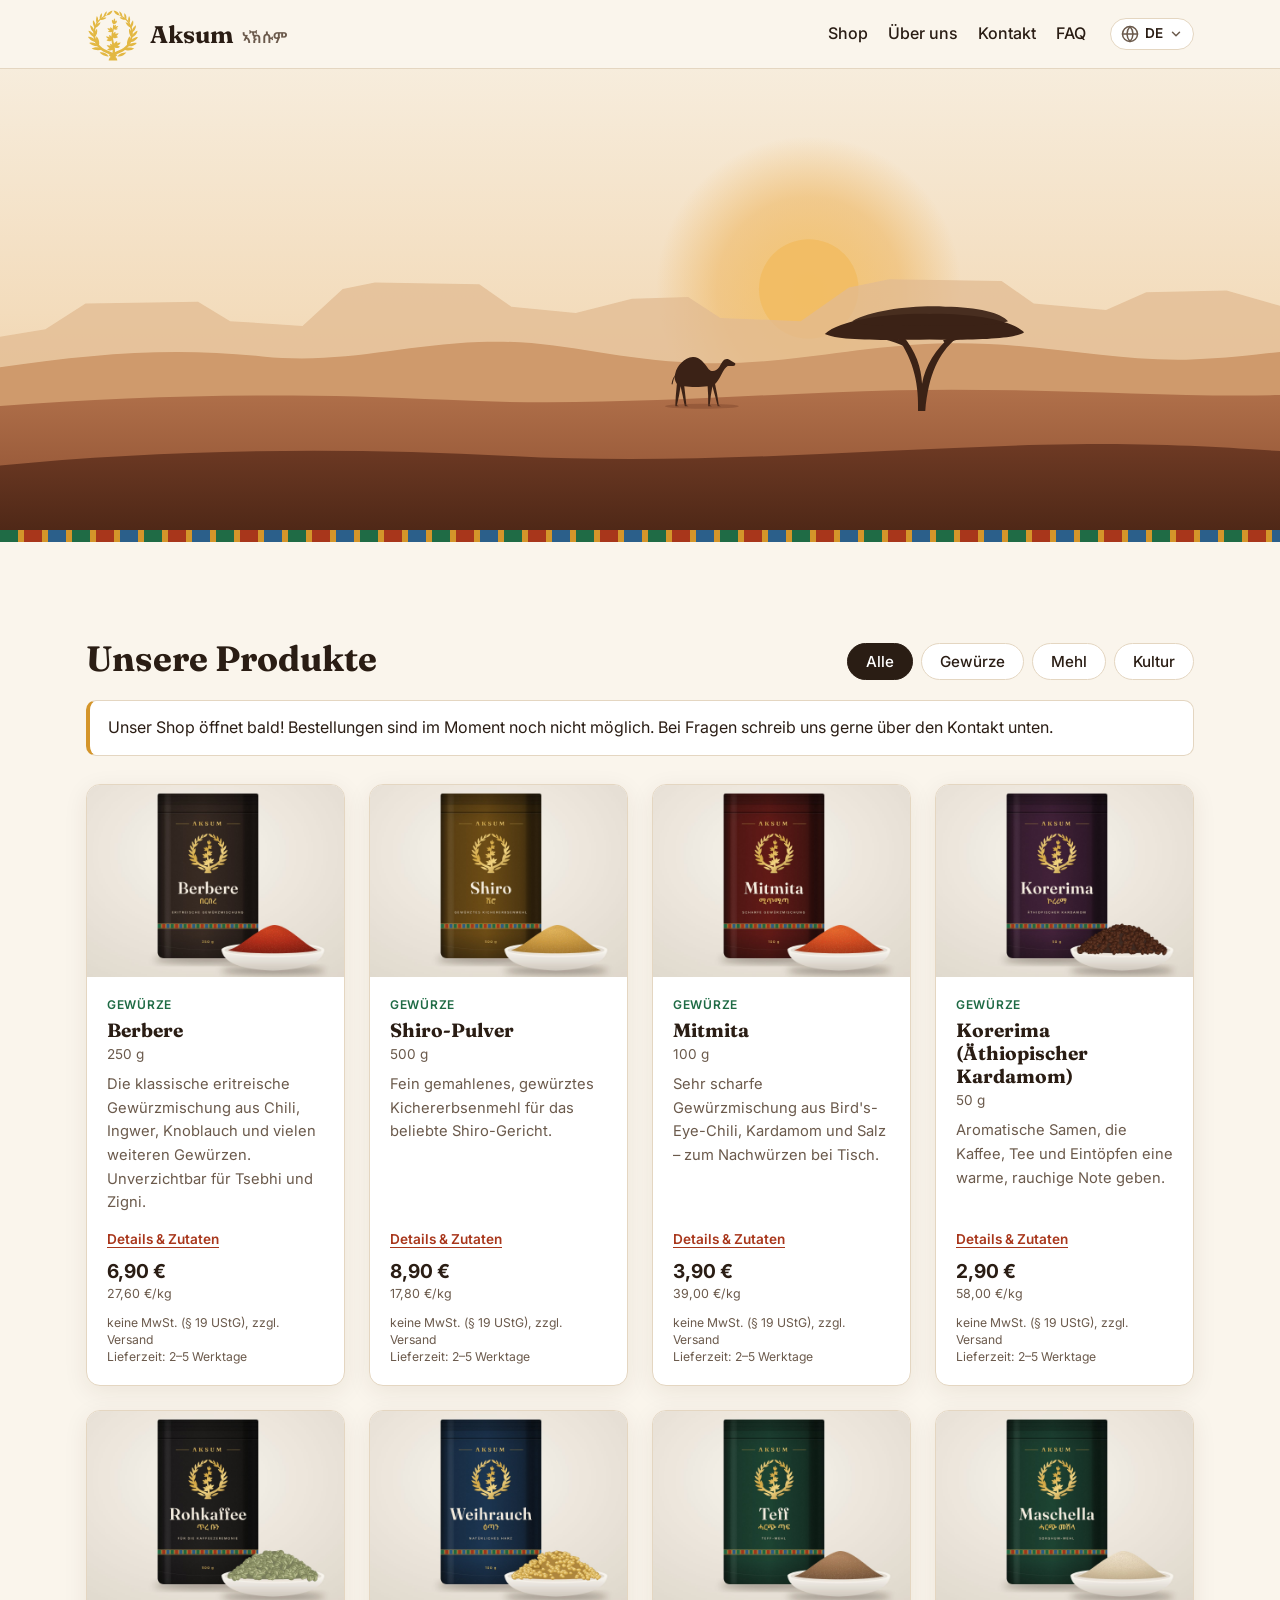
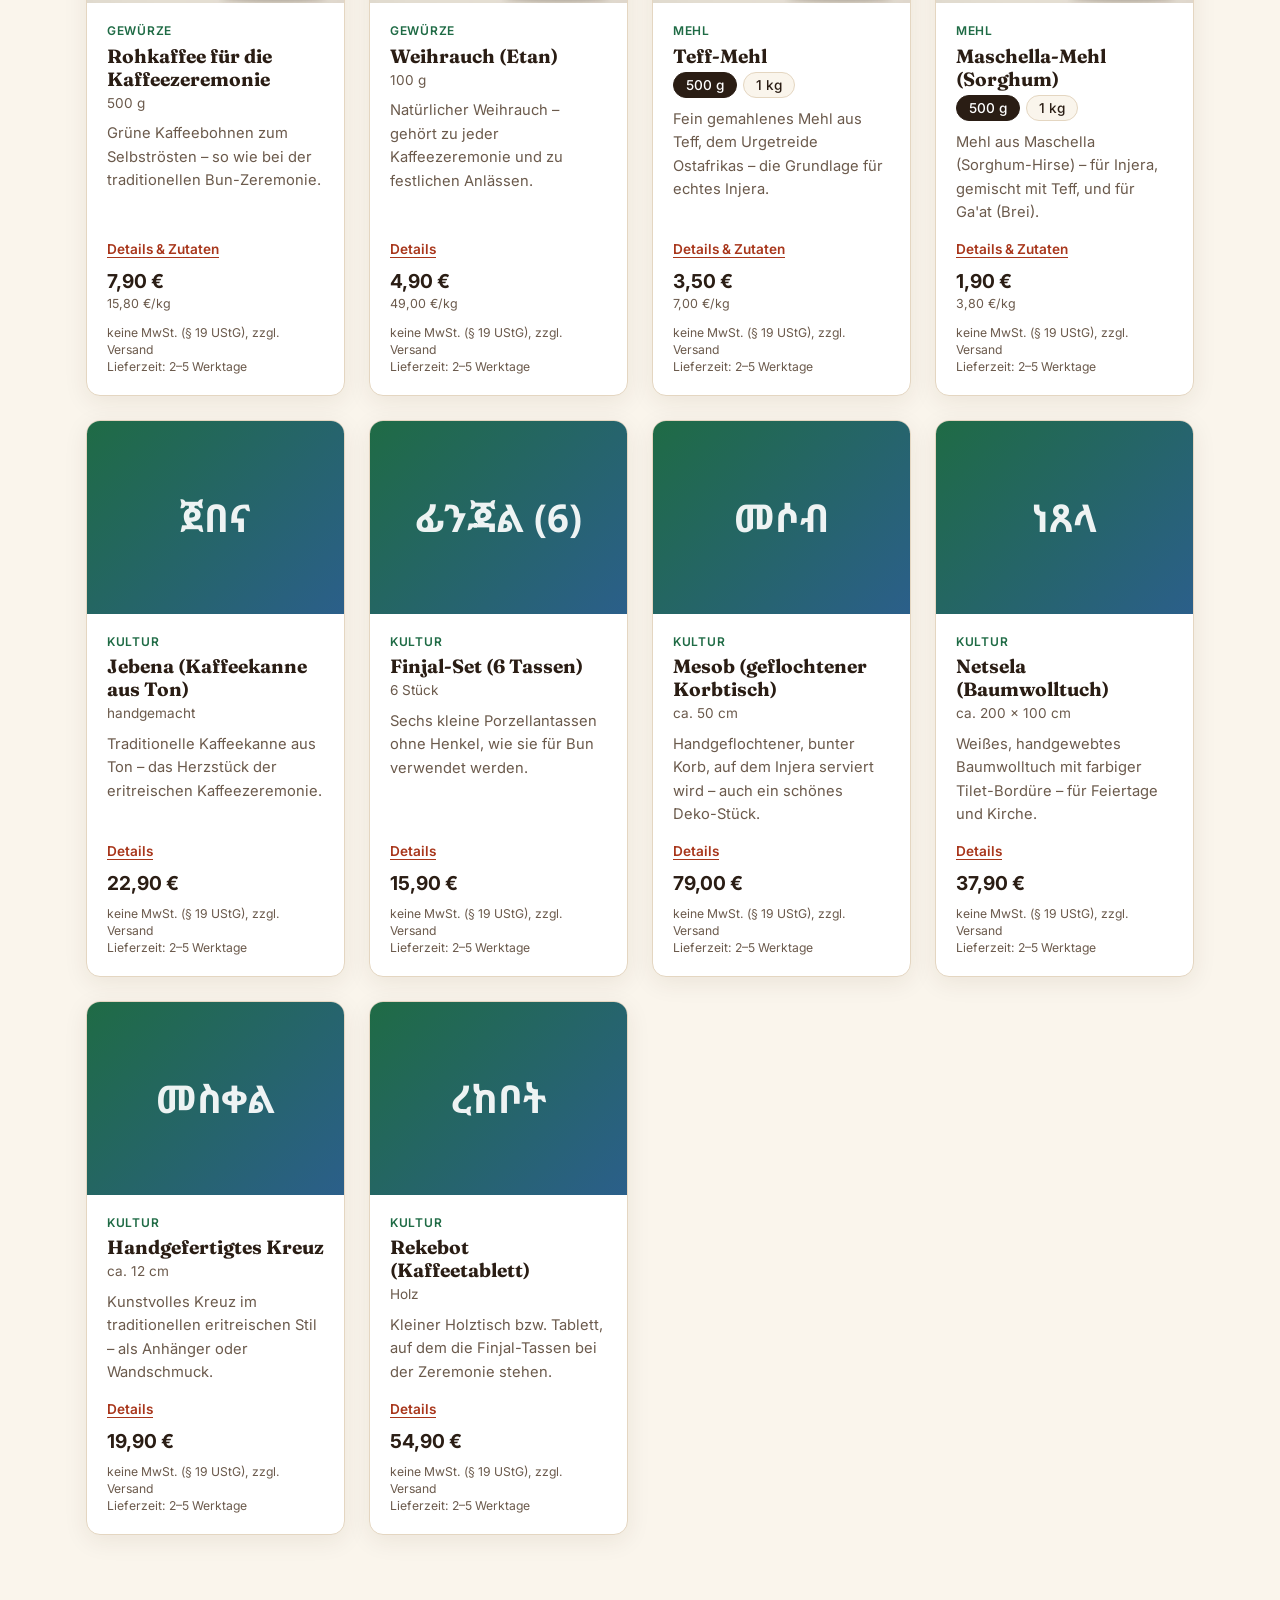
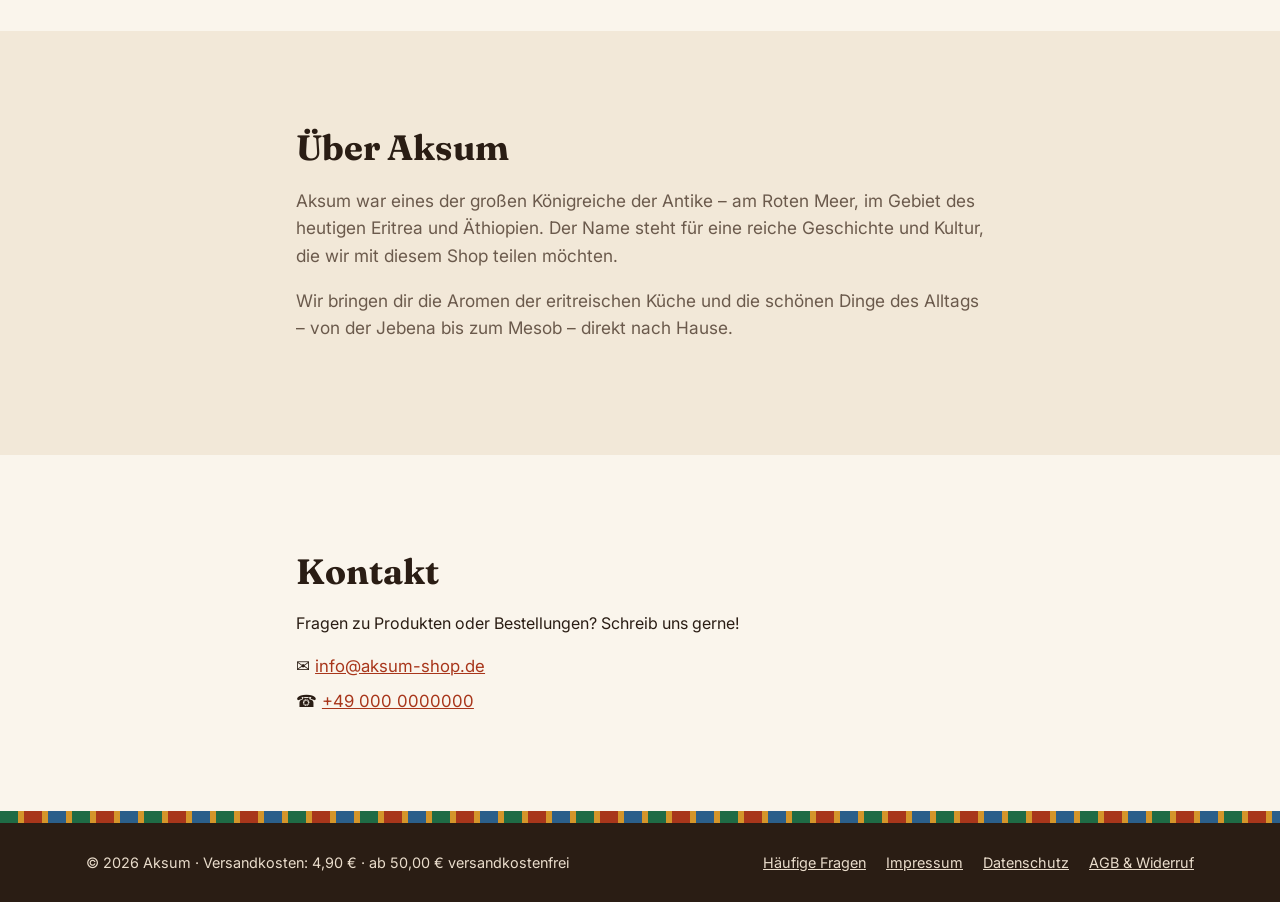
<file: index.html>
<!doctype html>
<html lang="de">
<head>
  <meta charset="utf-8">
  <meta name="viewport" content="width=device-width, initial-scale=1">
  <title>Aksum – Eritreische Gewürze & Kultur</title>
  <meta name="description" content="Eritreische Gewürze wie Berbere und Shiro sowie traditionelle Kulturgegenstände aus Eritrea.">
  <link rel="icon" href="images/logo-kranz.svg" type="image/svg+xml">
  <link rel="preconnect" href="https://fonts.googleapis.com">
  <link rel="preconnect" href="https://fonts.gstatic.com" crossorigin>
  <link href="https://fonts.googleapis.com/css2?family=Fraunces:opsz,wght@9..144,500;9..144,700&family=Inter:wght@400;500;600&family=Noto+Sans+Ethiopic:wght@400;600;700&display=swap" rel="stylesheet">
  <link rel="stylesheet" href="css/style.css">
</head>
<body>

  <header class="header">
    <div class="container header__inner">
      <a href="#top" class="logo">
        <img class="logo__mark" src="images/logo-kranz.svg" alt="" width="54" height="54">
        <span>Aksum <span class="logo__ge">ኣኽሱም</span></span>
      </a>
      <nav class="nav" aria-label="Hauptmenü">
        <a href="#shop" data-i18n="nav.shop">Shop</a>
        <a href="#about" data-i18n="nav.about">Über uns</a>
        <a href="#contact" data-i18n="nav.contact">Kontakt</a>
        <a href="faq.html" data-i18n="nav.faq">FAQ</a>
      </nav>
      <div class="header__actions">
        <div data-lang-menu></div>
        <button class="cart-button" data-open-cart aria-label="Warenkorb">
          <svg width="22" height="22" viewBox="0 0 24 24" fill="none" stroke="currentColor" stroke-width="2" stroke-linecap="round" stroke-linejoin="round" aria-hidden="true"><path d="M6 2 3 6v14a2 2 0 0 0 2 2h14a2 2 0 0 0 2-2V6l-3-4z"/><path d="M3 6h18"/><path d="M16 10a4 4 0 0 1-8 0"/></svg>
          <span class="cart-button__count" id="cart-count" hidden>0</span>
        </button>
      </div>
    </div>
  </header>

  <main id="top">
    <section class="hero">
      <img class="hero__img" src="images/hero-landschaft.svg" alt="Eritreische Landschaft mit Tafelbergen, Akazie und Kamel" width="1600" height="600">
      <div class="tilet" aria-hidden="true"></div>
    </section>

    <section class="section" id="shop">
      <div class="container">
        <div class="section__head">
          <h2 data-i18n="shop.title">Unsere Produkte</h2>
          <div class="filters" role="group">
            <button data-filter="all" aria-pressed="true" data-i18n="filter.all">Alle</button>
            <button data-filter="spices" aria-pressed="false" data-i18n="filter.spices">Gewürze</button>
            <button data-filter="flour" aria-pressed="false" data-i18n="filter.flour">Mehl</button>
            <button data-filter="culture" aria-pressed="false" data-i18n="filter.culture">Kultur</button>
          </div>
        </div>
        <p class="shop-closed" id="shop-closed" data-i18n="shop.closed" hidden></p>
        <div class="product-grid" id="product-grid"></div>
      </div>
    </section>

    <section class="section section--alt" id="about">
      <div class="container about">
        <h2 data-i18n="about.title">Über Aksum</h2>
        <p data-i18n="about.text1"></p>
        <p data-i18n="about.text2"></p>
      </div>
    </section>

    <section class="section" id="contact">
      <div class="container contact">
        <h2 data-i18n="contact.title">Kontakt</h2>
        <p data-i18n="contact.text"></p>
        <ul class="contact__list">
          <li>✉ <a id="contact-email" href="#"></a></li>
          <li>☎ <a id="contact-phone" href="#"></a></li>
          <li>◎ <a id="contact-instagram" href="#" target="_blank" rel="noopener">Instagram</a></li>
        </ul>
      </div>
    </section>
  </main>

  <footer class="footer">
    <div class="tilet" aria-hidden="true"></div>
    <div class="container footer__inner">
      <p>© <span id="year"></span> Aksum · <span id="shipping-info"></span></p>
      <nav aria-label="Rechtliches">
        <a href="faq.html" data-i18n="footer.faq">Häufige Fragen</a>
        <a href="impressum.html" data-i18n="footer.imprint">Impressum</a>
        <a href="datenschutz.html" data-i18n="footer.privacy">Datenschutz</a>
        <a href="agb.html" data-i18n="footer.terms">AGB & Widerruf</a>
        <a href="widerruf.html" id="withdraw-link" data-i18n="footer.withdraw" hidden>Vertrag widerrufen</a>
      </nav>
    </div>
  </footer>

  <!-- Warenkorb (fährt von rechts herein) -->
  <div class="overlay" id="overlay" hidden></div>
  <aside class="cart" id="cart" aria-hidden="true" aria-labelledby="cart-title">
    <div class="cart__head">
      <h2 id="cart-title" data-i18n="cart.title">Dein Warenkorb</h2>
      <button class="cart__close" id="cart-close" aria-label="Schließen">×</button>
    </div>
    <p class="cart__empty" id="cart-empty" data-i18n="cart.empty">Dein Warenkorb ist leer.</p>
    <ul class="cart__items" id="cart-items"></ul>
    <div class="cart__summary" id="cart-summary" hidden>
      <dl>
        <div><dt data-i18n="cart.subtotal">Zwischensumme</dt><dd id="sum-subtotal"></dd></div>
        <div><dt data-i18n="cart.shipping">Versand</dt><dd id="sum-shipping"></dd></div>
        <div class="cart__total"><dt data-i18n="cart.total">Gesamt</dt><dd id="sum-total"></dd></div>
      </dl>
      <p class="cart__hint" id="free-hint" hidden></p>
      <p class="cart__meta"><span id="cart-tax"></span> <span id="cart-delivery"></span></p>
      <p class="cart__pay" data-i18n="cart.payWith">Sicher bezahlen mit PayPal:</p>
      <div id="paypal-buttons"></div>
      <p class="cart__legal" data-i18n-html="cart.legal"></p>
    </div>
  </aside>

  <!-- Produktdetails -->
  <dialog class="detail" id="detail" aria-labelledby="detail-name">
    <div class="detail__inner">
      <button class="cart__close detail__close" id="detail-close" data-i18n-aria="detail.close" aria-label="Schließen">×</button>
      <div class="detail__image" id="detail-image"></div>
      <div class="detail__body">
        <p class="product__category" id="detail-cat"></p>
        <h2 id="detail-name"></h2>
        <p class="detail__price"><strong id="detail-price"></strong> <span id="detail-base"></span></p>
        <p class="detail__tax" id="detail-tax"></p>
        <p id="detail-desc"></p>
        <dl class="detail__facts" id="detail-facts"></dl>
        <p class="detail__pending" id="detail-pending" hidden></p>
      </div>
    </div>
  </dialog>

  <!-- Danke-Fenster nach erfolgreicher Zahlung -->
  <dialog class="thanks" id="thanks">
    <h2 data-i18n="thanks.title">Vielen Dank für deine Bestellung!</h2>
    <p><span data-i18n="thanks.text"></span> <strong id="order-id"></strong></p>
    <button class="btn" id="thanks-close" data-i18n="thanks.close">Weiter einkaufen</button>
  </dialog>

  <script src="js/config.js"></script>
  <script src="js/products.js"></script>
  <script src="js/i18n.js"></script>
  <script src="js/lang-menu.js"></script>
  <script src="js/app.js"></script>
</body>
</html>
</file>
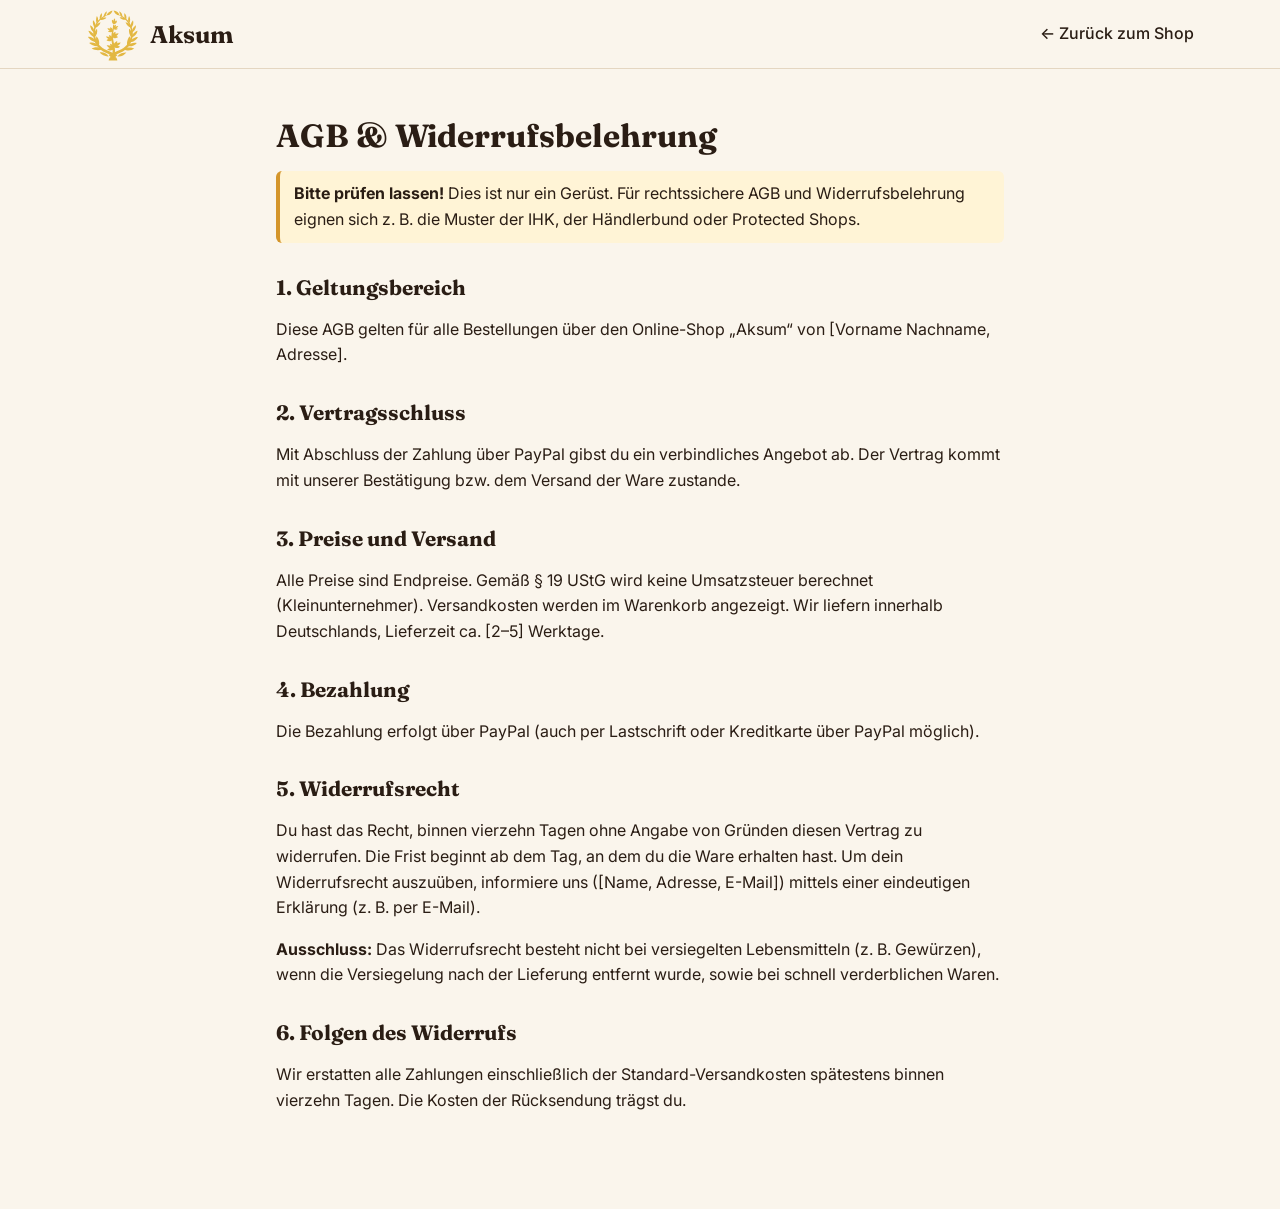
<file: agb.html>
<!doctype html>
<html lang="de">
<head>
  <meta charset="utf-8">
  <meta name="viewport" content="width=device-width, initial-scale=1">
  <title>AGB &amp; Widerrufsbelehrung – Aksum</title>
  <link rel="icon" href="images/logo-kranz.svg" type="image/svg+xml">
  <link href="https://fonts.googleapis.com/css2?family=Fraunces:opsz,wght@9..144,500;9..144,700&family=Inter:wght@400;500;600&display=swap" rel="stylesheet">
  <link rel="stylesheet" href="css/style.css">
</head>
<body>
  <header class="header">
    <div class="container header__inner">
      <a href="index.html" class="logo"><img class="logo__mark" src="images/logo-kranz.svg" alt="" width="54" height="54"><span>Aksum</span></a>
      <nav class="nav"><a href="index.html">← Zurück zum Shop</a></nav>
    </div>
  </header>
  <main class="container legal">
    <h1>AGB &amp; Widerrufsbelehrung</h1>
    <p class="todo"><strong>Bitte prüfen lassen!</strong> Dies ist nur ein Gerüst. Für rechtssichere AGB und Widerrufsbelehrung eignen sich z. B. die Muster der IHK, der Händlerbund oder Protected Shops.</p>
    <h2>1. Geltungsbereich</h2>
    <p>Diese AGB gelten für alle Bestellungen über den Online-Shop „Aksum“ von [Vorname Nachname, Adresse].</p>
    <h2>2. Vertragsschluss</h2>
    <p>Mit Abschluss der Zahlung über PayPal gibst du ein verbindliches Angebot ab. Der Vertrag kommt mit unserer Bestätigung bzw. dem Versand der Ware zustande.</p>
    <h2>3. Preise und Versand</h2>
    <p>Alle Preise sind Endpreise. Gemäß § 19 UStG wird keine Umsatzsteuer berechnet (Kleinunternehmer). Versandkosten werden im Warenkorb angezeigt. Wir liefern innerhalb Deutschlands, Lieferzeit ca. [2–5] Werktage.</p>
    <h2>4. Bezahlung</h2>
    <p>Die Bezahlung erfolgt über PayPal (auch per Lastschrift oder Kreditkarte über PayPal möglich).</p>
    <h2>5. Widerrufsrecht</h2>
    <p>Du hast das Recht, binnen vierzehn Tagen ohne Angabe von Gründen diesen Vertrag zu widerrufen. Die Frist beginnt ab dem Tag, an dem du die Ware erhalten hast. Um dein Widerrufsrecht auszuüben, informiere uns ([Name, Adresse, E-Mail]) mittels einer eindeutigen Erklärung (z. B. per E-Mail).</p>
    <p><strong>Ausschluss:</strong> Das Widerrufsrecht besteht nicht bei versiegelten Lebensmitteln (z. B. Gewürzen), wenn die Versiegelung nach der Lieferung entfernt wurde, sowie bei schnell verderblichen Waren.</p>
    <h2>6. Folgen des Widerrufs</h2>
    <p>Wir erstatten alle Zahlungen einschließlich der Standard-Versandkosten spätestens binnen vierzehn Tagen. Die Kosten der Rücksendung trägst du.</p>
  </main>
</body>
</html>
</file>
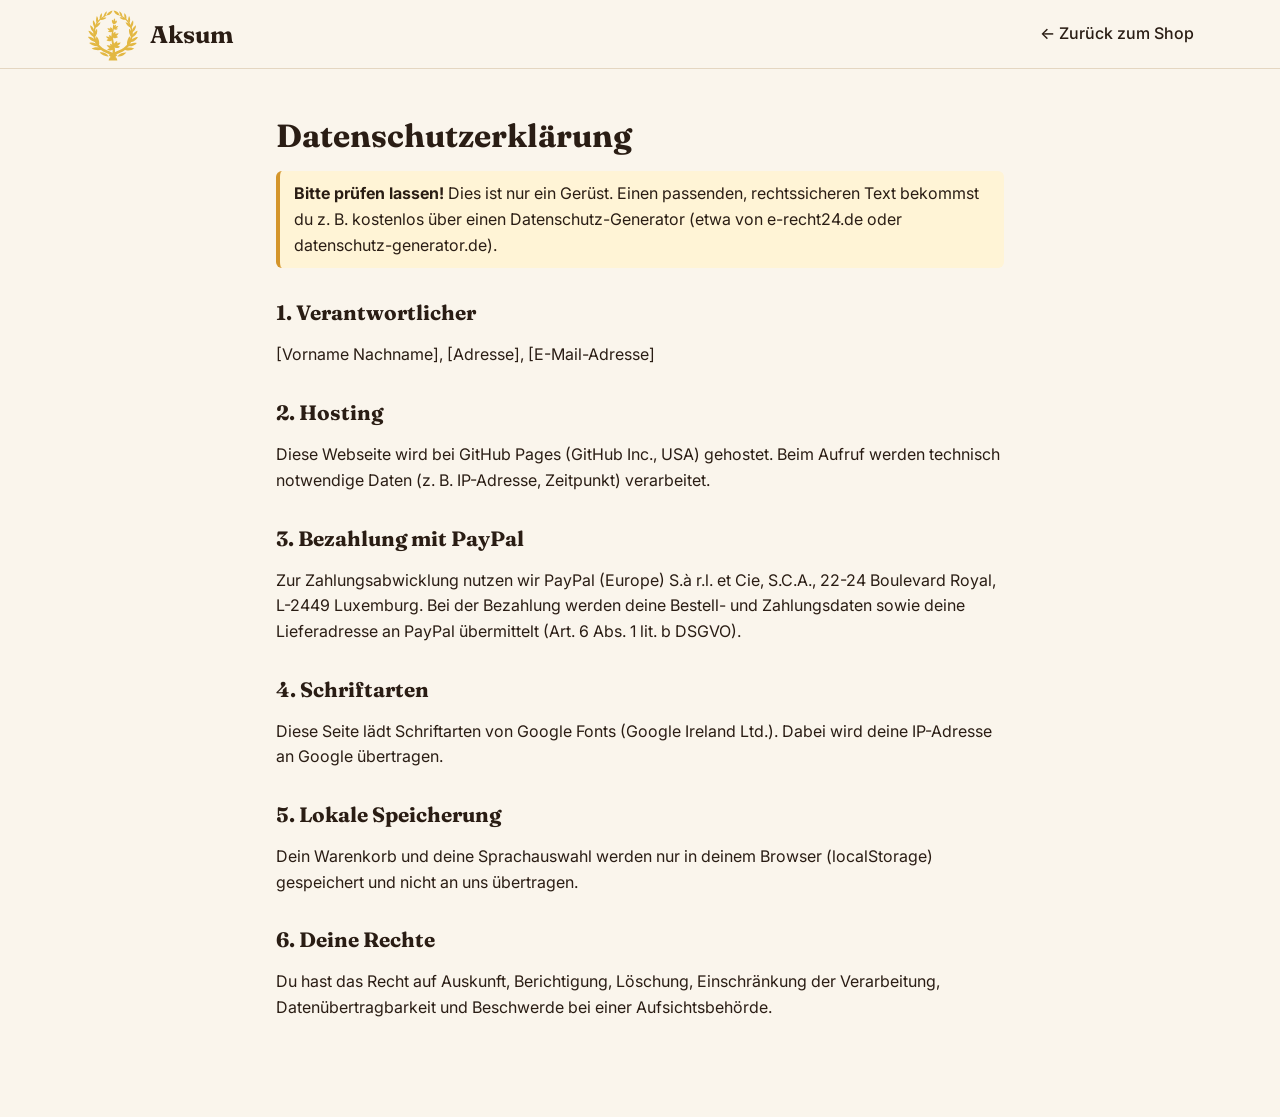
<file: datenschutz.html>
<!doctype html>
<html lang="de">
<head>
  <meta charset="utf-8">
  <meta name="viewport" content="width=device-width, initial-scale=1">
  <title>Datenschutzerklärung – Aksum</title>
  <link rel="icon" href="images/logo-kranz.svg" type="image/svg+xml">
  <link href="https://fonts.googleapis.com/css2?family=Fraunces:opsz,wght@9..144,500;9..144,700&family=Inter:wght@400;500;600&display=swap" rel="stylesheet">
  <link rel="stylesheet" href="css/style.css">
</head>
<body>
  <header class="header">
    <div class="container header__inner">
      <a href="index.html" class="logo"><img class="logo__mark" src="images/logo-kranz.svg" alt="" width="54" height="54"><span>Aksum</span></a>
      <nav class="nav"><a href="index.html">← Zurück zum Shop</a></nav>
    </div>
  </header>
  <main class="container legal">
    <h1>Datenschutzerklärung</h1>
    <p class="todo"><strong>Bitte prüfen lassen!</strong> Dies ist nur ein Gerüst. Einen passenden, rechtssicheren Text bekommst du z. B. kostenlos über einen Datenschutz-Generator (etwa von e-recht24.de oder datenschutz-generator.de).</p>
    <h2>1. Verantwortlicher</h2>
    <p>[Vorname Nachname], [Adresse], [E-Mail-Adresse]</p>
    <h2>2. Hosting</h2>
    <p>Diese Webseite wird bei GitHub Pages (GitHub Inc., USA) gehostet. Beim Aufruf werden technisch notwendige Daten (z. B. IP-Adresse, Zeitpunkt) verarbeitet.</p>
    <h2>3. Bezahlung mit PayPal</h2>
    <p>Zur Zahlungsabwicklung nutzen wir PayPal (Europe) S.à r.l. et Cie, S.C.A., 22-24 Boulevard Royal, L-2449 Luxemburg. Bei der Bezahlung werden deine Bestell- und Zahlungsdaten sowie deine Lieferadresse an PayPal übermittelt (Art. 6 Abs. 1 lit. b DSGVO).</p>
    <h2>4. Schriftarten</h2>
    <p>Diese Seite lädt Schriftarten von Google Fonts (Google Ireland Ltd.). Dabei wird deine IP-Adresse an Google übertragen.</p>
    <h2>5. Lokale Speicherung</h2>
    <p>Dein Warenkorb und deine Sprachauswahl werden nur in deinem Browser (localStorage) gespeichert und nicht an uns übertragen.</p>
    <h2>6. Deine Rechte</h2>
    <p>Du hast das Recht auf Auskunft, Berichtigung, Löschung, Einschränkung der Verarbeitung, Datenübertragbarkeit und Beschwerde bei einer Aufsichtsbehörde.</p>
  </main>
</body>
</html>
</file>
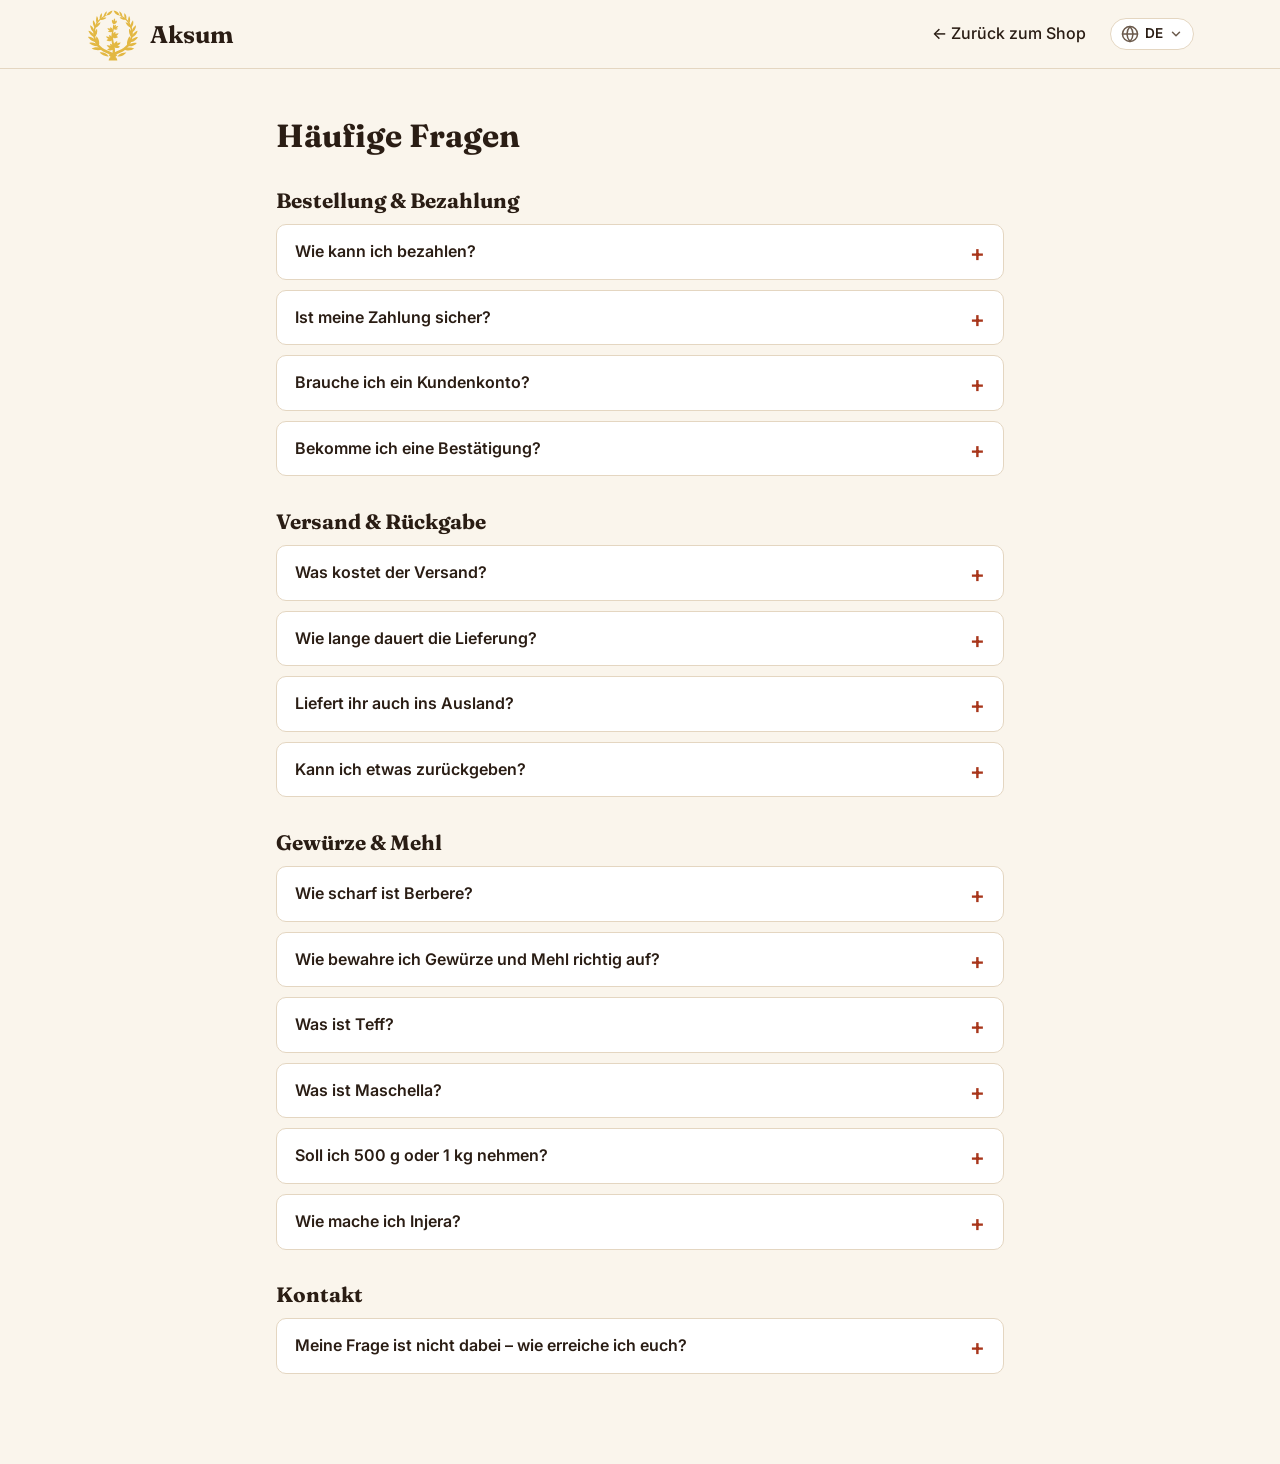
<file: faq.html>
<!doctype html>
<html lang="de">
<head>
  <meta charset="utf-8">
  <meta name="viewport" content="width=device-width, initial-scale=1">
  <title>Häufige Fragen – Aksum</title>
  <meta name="description" content="Antworten zu Bestellung, Bezahlung mit PayPal, Versand, Rückgabe, Teff- und Maschella-Mehl und eritreischen Gewürzen.">
  <link rel="icon" href="images/logo-kranz.svg" type="image/svg+xml">
  <link href="https://fonts.googleapis.com/css2?family=Fraunces:opsz,wght@9..144,500;9..144,700&family=Inter:wght@400;500;600&family=Noto+Sans+Ethiopic:wght@400;600;700&display=swap" rel="stylesheet">
  <link rel="stylesheet" href="css/style.css">
</head>
<body>
  <header class="header">
    <div class="container header__inner">
      <a href="index.html" class="logo"><img class="logo__mark" src="images/logo-kranz.svg" alt="" width="54" height="54"><span>Aksum</span></a>
      <nav class="nav"><a href="index.html" id="faq-back">← Zurück zum Shop</a></nav>
      <div class="header__actions">
        <div data-lang-menu></div>
      </div>
    </div>
  </header>
  <main class="container legal">
    <h1 id="faq-title">Häufige Fragen</h1>
    <div id="faq-list"></div>
  </main>
  <script src="js/config.js"></script>
  <script src="js/lang-menu.js"></script>
  <script src="js/faq.js"></script>
</body>
</html>
</file>
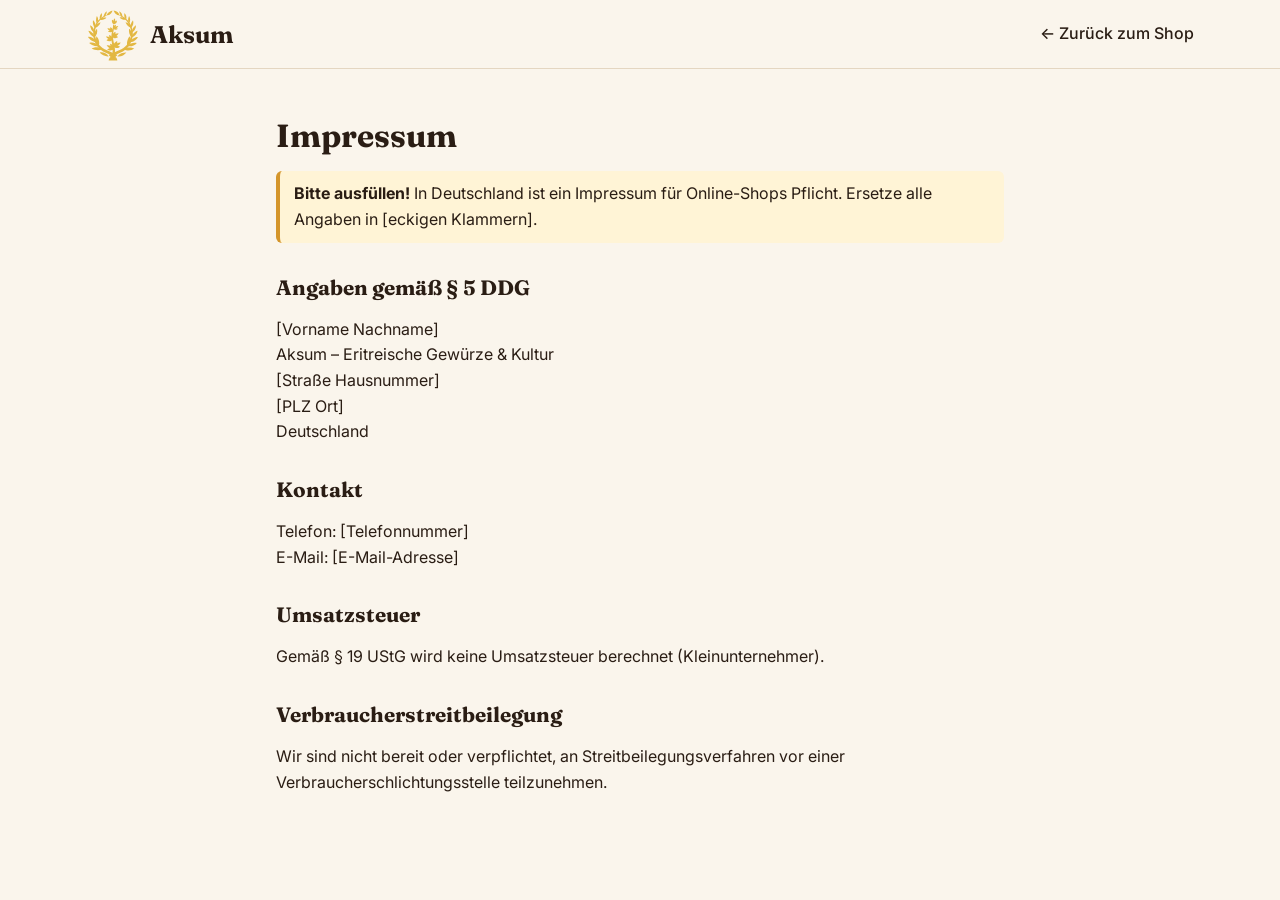
<file: impressum.html>
<!doctype html>
<html lang="de">
<head>
  <meta charset="utf-8">
  <meta name="viewport" content="width=device-width, initial-scale=1">
  <title>Impressum – Aksum</title>
  <link rel="icon" href="images/logo-kranz.svg" type="image/svg+xml">
  <link href="https://fonts.googleapis.com/css2?family=Fraunces:opsz,wght@9..144,500;9..144,700&family=Inter:wght@400;500;600&display=swap" rel="stylesheet">
  <link rel="stylesheet" href="css/style.css">
</head>
<body>
  <header class="header">
    <div class="container header__inner">
      <a href="index.html" class="logo"><img class="logo__mark" src="images/logo-kranz.svg" alt="" width="54" height="54"><span>Aksum</span></a>
      <nav class="nav"><a href="index.html">← Zurück zum Shop</a></nav>
    </div>
  </header>
  <main class="container legal">
    <h1>Impressum</h1>
    <p class="todo"><strong>Bitte ausfüllen!</strong> In Deutschland ist ein Impressum für Online-Shops Pflicht. Ersetze alle Angaben in [eckigen Klammern].</p>
    <h2>Angaben gemäß § 5 DDG</h2>
    <p>[Vorname Nachname]<br>Aksum – Eritreische Gewürze &amp; Kultur<br>[Straße Hausnummer]<br>[PLZ Ort]<br>Deutschland</p>
    <h2>Kontakt</h2>
    <p>Telefon: [Telefonnummer]<br>E-Mail: [E-Mail-Adresse]</p>
    <h2>Umsatzsteuer</h2>
    <p>Gemäß § 19 UStG wird keine Umsatzsteuer berechnet (Kleinunternehmer).</p>
    <h2>Verbraucherstreitbeilegung</h2>
    <p>Wir sind nicht bereit oder verpflichtet, an Streitbeilegungsverfahren vor einer Verbraucherschlichtungsstelle teilzunehmen.</p>
  </main>
</body>
</html>
</file>
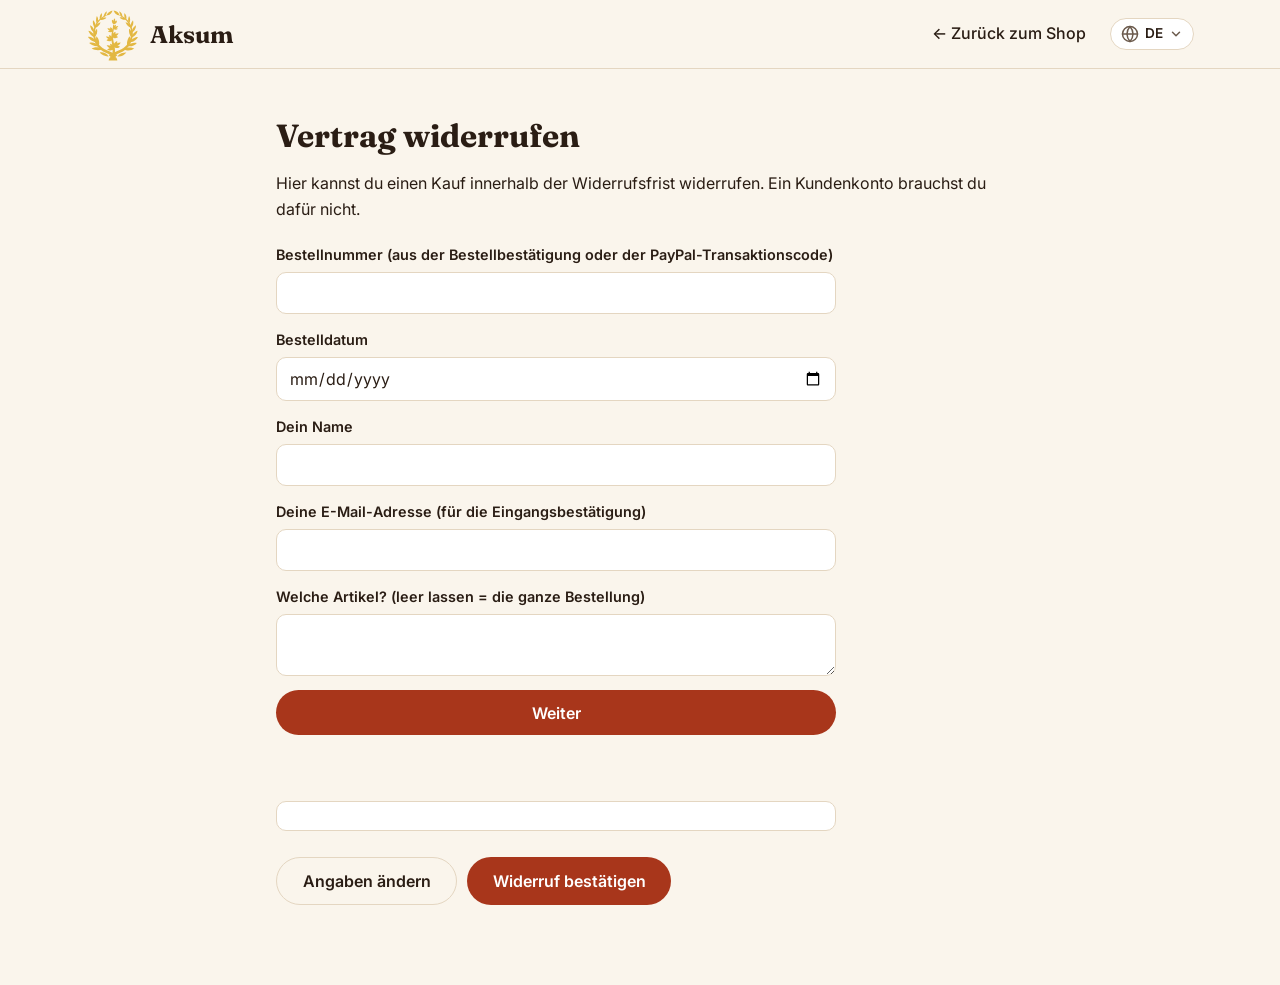
<file: widerruf.html>
<!doctype html>
<html lang="de">
<head>
  <meta charset="utf-8">
  <meta name="viewport" content="width=device-width, initial-scale=1">
  <title>Vertrag widerrufen – Aksum</title>
  <meta name="robots" content="noindex">
  <link rel="icon" href="images/logo-kranz.svg" type="image/svg+xml">
  <link href="https://fonts.googleapis.com/css2?family=Fraunces:opsz,wght@9..144,500;9..144,700&family=Inter:wght@400;500;600&family=Noto+Sans+Ethiopic:wght@400;600;700&display=swap" rel="stylesheet">
  <link rel="stylesheet" href="css/style.css">
</head>
<body>
  <header class="header">
    <div class="container header__inner">
      <a href="index.html" class="logo"><img class="logo__mark" src="images/logo-kranz.svg" alt="" width="54" height="54"><span>Aksum</span></a>
      <nav class="nav"><a href="index.html" id="wd-back">← Zurück zum Shop</a></nav>
      <div class="header__actions"><div data-lang-menu></div></div>
    </div>
  </header>
  <main class="container legal withdraw">
    <h1 id="wd-title">Vertrag widerrufen</h1>
    <p id="wd-intro"></p>

    <!-- Schritt 1: Angaben -->
    <form id="wd-step1" class="wd-form" novalidate>
      <label class="wd-field"><span id="l-order"></span><input id="wd-order" required autocomplete="off"></label>
      <label class="wd-field"><span id="l-date"></span><input id="wd-date" type="date" required></label>
      <label class="wd-field"><span id="l-name"></span><input id="wd-name" required autocomplete="name"></label>
      <label class="wd-field"><span id="l-email"></span><input id="wd-email" type="email" required autocomplete="email"></label>
      <label class="wd-field"><span id="l-items"></span><textarea id="wd-items" rows="2"></textarea></label>
      <div aria-hidden="true" style="position:absolute;left:-9999px;width:1px;height:1px;overflow:hidden"><label>Website<input id="wd-website" tabindex="-1" autocomplete="off"></label></div>
      <p class="wd-error" id="wd-error1" hidden></p>
      <button class="btn" type="submit" id="wd-next"></button>
    </form>

    <!-- Schritt 2: Bestätigen -->
    <form id="wd-step2" class="wd-form" hidden>
      <p id="wd-confirm-text"></p>
      <dl class="wd-summary" id="wd-summary"></dl>
      <p class="wd-error" id="wd-error2" hidden></p>
      <div class="wd-actions">
        <button class="btn btn--ghost" type="button" id="wd-back2"></button>
        <button class="btn" type="submit" id="wd-confirm"></button>
      </div>
    </form>

    <!-- Schritt 3: Eingegangen / Ersatzweg per E-Mail -->
    <div id="wd-done" hidden>
      <p class="wd-ok" id="wd-done-text"></p>
    </div>
    <div id="wd-fallback" hidden>
      <p id="wd-fallback-text"></p>
      <textarea id="wd-mailtext" rows="9" readonly></textarea>
      <div class="wd-actions">
        <button class="btn btn--ghost" type="button" id="wd-copy"></button>
        <a class="btn" id="wd-mailto" href="#"></a>
      </div>
    </div>
  </main>
  <script src="js/config.js"></script>
  <script src="js/lang-menu.js"></script>
  <script src="js/widerruf.js"></script>
</body>
</html>
</file>
<file: css/style.css>
/* ============================================================
   Farben – hier kannst du das Aussehen des Shops anpassen
   ============================================================ */
:root {
  --bg: #faf5ec;
  --bg-alt: #f2e8d8;
  --surface: #ffffff;
  --ink: #2a1d14;
  --ink-soft: #6b5a4c;
  --line: #e4d6c1;
  --red: #a8361b;       /* Berbere-Rot */
  --red-dark: #862a14;
  --ochre: #d4952a;     /* Gold / Ocker */
  --green: #1f6b45;     /* Grün */
  --blue: #2b5f8a;      /* Blau */
  --radius: 14px;
  --shadow: 0 6px 24px rgba(60, 35, 15, 0.08);
  --font-body: "Inter", "Noto Sans Ethiopic", system-ui, sans-serif;
  --font-head: "Fraunces", "Noto Sans Ethiopic", Georgia, serif;
}

* { box-sizing: border-box; }

html { scroll-behavior: smooth; scroll-padding-top: 80px; }

body {
  margin: 0;
  background: var(--bg);
  color: var(--ink);
  font-family: var(--font-body);
  font-size: 16px;
  line-height: 1.6;
}

html[lang="ti"] body { --font-head: "Noto Sans Ethiopic", sans-serif; }

img { max-width: 100%; display: block; }
a { color: var(--red); }

h1, h2, h3 { font-family: var(--font-head); line-height: 1.2; margin: 0 0 0.5em; }
h2 { font-size: clamp(1.6rem, 3vw, 2.2rem); }

.container { width: 100%; max-width: 1140px; margin: 0 auto; padding: 0 16px; }

.btn {
  display: inline-block;
  background: var(--red);
  color: #fff;
  border: 0;
  border-radius: 999px;
  padding: 0.8em 1.6em;
  font: 600 1rem var(--font-body);
  text-decoration: none;
  cursor: pointer;
  transition: background 0.2s;
}
.btn:hover { background: var(--red-dark); }
.btn:disabled { background: var(--green); cursor: default; }
.btn--small { padding: 0.55em 1em; font-size: 0.875rem; white-space: nowrap; }

button:focus-visible, a:focus-visible { outline: 3px solid var(--ochre); outline-offset: 2px; }

/* Traditionelles Tilet-Band (Webmuster-Bordüre) */
.tilet {
  height: 12px;
  background:
    repeating-linear-gradient(90deg,
      var(--green) 0 18px, var(--ochre) 18px 24px,
      var(--red) 24px 42px, var(--ochre) 42px 48px,
      var(--blue) 48px 66px, var(--ochre) 66px 72px);
}

/* ---------- Kopfzeile ---------- */
.header {
  position: sticky; top: 0; z-index: 20;
  background: rgba(250, 245, 236, 0.94);
  backdrop-filter: blur(8px);
  border-bottom: 1px solid var(--line);
}
.header__inner { display: flex; align-items: center; gap: 24px; height: 68px; }
.logo {
  display: flex; align-items: center; gap: 10px;
  font: 700 1.5rem var(--font-head);
  color: var(--ink); text-decoration: none;
}
.logo__mark { width: 54px; height: 54px; flex: none; }
.logo__ge { font: 600 0.95rem "Noto Sans Ethiopic", sans-serif; color: var(--ink-soft); margin-left: 4px; }
.nav { display: flex; gap: 20px; margin-left: auto; }
.nav a { color: var(--ink); text-decoration: none; font-weight: 500; }
.nav a:hover { color: var(--red); }
.header__actions { display: flex; align-items: center; gap: 12px; }

/* Sprachauswahl (Dropdown) */
.lang-menu { position: relative; }
.lang-menu__toggle {
  display: flex; align-items: center; gap: 6px;
  border: 1px solid var(--line); background: var(--surface); color: var(--ink);
  border-radius: 999px; padding: 6px 10px 6px 10px; cursor: pointer;
  font: 600 0.85rem var(--font-body); line-height: 1;
}
.lang-menu__toggle:hover { border-color: var(--ink-soft); }
.lang-menu__toggle svg { color: var(--ink-soft); flex: none; }
.lang-menu__chevron { transition: transform 0.15s; }
.lang-menu__toggle[aria-expanded="true"] .lang-menu__chevron { transform: rotate(180deg); }
.lang-menu__list {
  position: absolute; right: 0; top: calc(100% + 8px); z-index: 30;
  min-width: 170px; margin: 0; padding: 6px; list-style: none;
  background: var(--surface); border: 1px solid var(--line); border-radius: 12px;
  box-shadow: 0 10px 30px rgba(60, 35, 15, 0.14);
}
.lang-menu__list[hidden] { display: none; }
.lang-menu__list button {
  width: 100%; display: flex; align-items: center; gap: 10px;
  border: 0; background: transparent; cursor: pointer; text-align: left;
  padding: 9px 10px; border-radius: 8px;
  font: 500 0.95rem var(--font-body); color: var(--ink);
}
.lang-menu__list button:hover, .lang-menu__list button:focus-visible { background: var(--bg-alt); outline: none; }
.lang-menu__list button[lang="ti"] { font-family: "Noto Sans Ethiopic", sans-serif; }
.lang-menu__check { visibility: hidden; color: var(--green); flex: none; }
.lang-menu__list button[aria-checked="true"] { font-weight: 600; }
.lang-menu__list button[aria-checked="true"] .lang-menu__check { visibility: visible; }

.cart-button {
  position: relative; border: 0; background: transparent; cursor: pointer;
  color: var(--ink); padding: 8px; border-radius: 50%;
}
.cart-button:hover { background: var(--bg-alt); }
.cart-button__count {
  position: absolute; top: 0; right: 0;
  min-width: 20px; height: 20px; padding: 0 5px;
  background: var(--red); color: #fff; border-radius: 999px;
  font-size: 0.75rem; font-weight: 600; line-height: 20px; text-align: center;
}
.cart-button__count[hidden] { display: none; }

/* ---------- Startbereich (Landschafts-Illustration) ---------- */
.hero { background: #f3dcbc; }
.hero__img { width: 100%; height: clamp(260px, 36vw, 500px); object-fit: cover; object-position: 60% 100%; }

/* ---------- Abschnitte ---------- */
.section { padding: clamp(56px, 8vw, 96px) 0; }
.section--alt { background: var(--bg-alt); }
.section__head { display: flex; flex-wrap: wrap; align-items: end; justify-content: space-between; gap: 16px; margin-bottom: 32px; }
.section__head h2 { margin: 0; }
.shop-closed {
  margin: -12px 0 28px; padding: 14px 18px;
  background: var(--surface); border: 1px solid var(--line); border-left: 4px solid var(--ochre);
  border-radius: 10px; color: var(--ink);
}

.filters { display: flex; gap: 8px; flex-wrap: wrap; }
.filters button {
  border: 1px solid var(--line); background: var(--surface); color: var(--ink);
  padding: 8px 18px; border-radius: 999px; cursor: pointer; font: 500 0.95rem var(--font-body);
}
.filters button[aria-pressed="true"] { background: var(--ink); border-color: var(--ink); color: #fff; }

/* ---------- Produkte ---------- */
.product-grid { display: grid; grid-template-columns: repeat(auto-fill, minmax(250px, 1fr)); gap: 24px; }
.product {
  display: flex; flex-direction: column;
  background: var(--surface); border-radius: var(--radius); overflow: hidden;
  box-shadow: var(--shadow); border: 1px solid var(--line);
}
.product__image { aspect-ratio: 4 / 3; overflow: hidden; position: relative; }
.badge-gf {
  position: absolute; top: 12px; left: 12px;
  display: inline-flex; align-items: center; gap: 4px;
  background: #2e8b57; color: #fff; border: 2px solid #fff;
  padding: 3px 10px 3px 7px; border-radius: 999px;
  font: 600 0.78rem var(--font-body); box-shadow: 0 2px 8px rgba(0, 0, 0, 0.18);
}
.product__image img { width: 100%; height: 100%; object-fit: cover; }
.placeholder {
  width: 100%; height: 100%; display: grid; place-items: center;
  font: 700 2.4rem "Noto Sans Ethiopic", sans-serif; color: rgba(255, 255, 255, 0.92);
  text-align: center; padding: 16px;
}
.placeholder--spices { background: linear-gradient(135deg, var(--red), var(--ochre)); }
.placeholder--flour { background: linear-gradient(135deg, #8a5a2b, var(--ochre)); }
.placeholder--culture { background: linear-gradient(135deg, var(--green), var(--blue)); }
.product__body { display: flex; flex-direction: column; flex: 1; padding: 18px 20px 20px; }
.product__category { margin: 0; font-size: 0.75rem; font-weight: 600; color: var(--green); text-transform: uppercase; letter-spacing: 0.06em; }
.product__name { font-size: 1.2rem; margin: 4px 0 2px; }
.product__weight { margin: 0 0 8px; font-size: 0.85rem; color: var(--ink-soft); }
.variants { display: flex; gap: 6px; margin: 2px 0 10px; }
.variants button {
  border: 1px solid var(--line); background: var(--bg); color: var(--ink);
  padding: 4px 12px; border-radius: 999px; cursor: pointer; font: 500 0.85rem var(--font-body);
}
.variants button[aria-pressed="true"] { background: var(--ink); border-color: var(--ink); color: #fff; }
.product__desc { margin: 0 0 16px; font-size: 0.92rem; color: var(--ink-soft); flex: 1; }
.product__footer { display: flex; flex-wrap: wrap; align-items: center; justify-content: space-between; gap: 8px; }
.product__price { font: 700 1.2rem var(--font-body); }
.product__pricebox { display: grid; gap: 1px; }
.product__base { font-size: 0.78rem; color: var(--ink-soft); }
.product__meta { margin: 10px 0 0; font-size: 0.76rem; color: var(--ink-soft); line-height: 1.4; }
.product__more { border: 0; background: none; padding: 0; margin: 0 0 12px; color: var(--red); font: 600 0.85rem var(--font-body); cursor: pointer; text-align: left; text-decoration: underline; text-underline-offset: 3px; }
.product__image[data-detail] { cursor: pointer; }
.btn--soon { background: var(--bg-alt); color: var(--ink-soft); cursor: default; }
.btn--soon:hover { background: var(--bg-alt); }
.cart__meta { font-size: 0.8rem; color: var(--ink-soft); margin: 4px 0 0; }

/* Produktdetails */
.detail { border: 0; border-radius: 18px; padding: 0; width: min(860px, calc(100vw - 24px)); max-height: calc(100dvh - 24px); background: var(--surface); color: var(--ink); }
.detail::backdrop { background: rgba(20, 12, 6, 0.55); }
.detail__inner { position: relative; display: grid; grid-template-columns: minmax(0, 1fr) minmax(0, 1.1fr); }
.detail__close { position: absolute; top: 8px; right: 10px; z-index: 2; background: var(--surface); border-radius: 50%; width: 40px; height: 40px; }
.detail__image { background: var(--bg-alt); min-height: 260px; }
.detail__image img, .detail__image .placeholder { width: 100%; height: 100%; object-fit: cover; }
.detail__body { padding: 28px 28px 24px; overflow: auto; max-height: calc(100dvh - 24px); }
.detail__body h2 { margin: 4px 0 8px; font-size: 1.6rem; }
.detail__price { margin: 0; font-size: 1.15rem; }
.detail__price span { font-size: 0.85rem; color: var(--ink-soft); }
.detail__tax { margin: 2px 0 14px; font-size: 0.8rem; color: var(--ink-soft); }
.detail__facts { display: grid; grid-template-columns: max-content 1fr; gap: 6px 16px; margin: 16px 0 0; padding-top: 14px; border-top: 1px solid var(--line); font-size: 0.9rem; }
.detail__facts dt { font-weight: 600; }
.detail__facts dd { margin: 0; color: var(--ink-soft); white-space: pre-line; }
.detail__pending { margin: 14px 0 0; padding: 10px 12px; border-radius: 8px; background: var(--bg-alt); font-size: 0.85rem; color: var(--ink-soft); }
/* Seite dahinter nicht mitscrollen, solange die Details offen sind */
html:has(.detail[open]) { overflow: hidden; }
@keyframes sheet-up { from { transform: translateY(40px); opacity: 0.6; } to { transform: none; opacity: 1; } }
@media (prefers-reduced-motion: reduce) { .detail[open] { animation: none; } }

/* Handy hochkant: Fenster fährt von unten hoch und scrollt in einem Stück */
@media (max-width: 680px) {
  .detail {
    width: 100vw; max-width: 100vw; height: fit-content; max-height: 92dvh;
    margin: auto 0 0; border-radius: 20px 20px 0 0;
    overflow-y: auto; overscroll-behavior: contain; -webkit-overflow-scrolling: touch;
  }
  .detail[open] { animation: sheet-up 0.25s ease-out; }
  .detail__inner { display: block; }
  .detail__close {
    position: sticky; top: 10px; display: grid; place-items: center;
    margin: 10px 10px -50px auto; box-shadow: 0 2px 10px rgba(0, 0, 0, 0.18);
  }
  .detail__image { min-height: 0; aspect-ratio: 4 / 3; max-height: 40vh; margin: 0 auto; }
  .detail__body { overflow: visible; max-height: none; padding: 18px 16px calc(32px + env(safe-area-inset-bottom)); }
  .detail__body h2 { font-size: 1.45rem; padding-right: 8px; }
  .detail__facts { grid-template-columns: 1fr; gap: 0; }
  .detail__facts dt { margin-top: 10px; }
  .detail__facts dd { margin: 2px 0 0; }
}

/* ---------- Über uns / Kontakt ---------- */
.about, .contact { max-width: 720px; }
.about p { font-size: 1.08rem; color: var(--ink-soft); }
.contact__list { list-style: none; padding: 0; margin: 16px 0 0; display: grid; gap: 8px; font-size: 1.05rem; }
.contact__list li[hidden] { display: none; }

/* ---------- Fußzeile ---------- */
.footer { background: var(--ink); color: #e9dccb; }
.footer__inner { display: flex; flex-wrap: wrap; justify-content: space-between; gap: 12px 24px; padding: 28px 16px; font-size: 0.9rem; }
.footer__inner p { margin: 0; }
.footer nav { display: flex; gap: 20px; flex-wrap: wrap; }
.footer a { color: #e9dccb; }

/* ---------- Warenkorb ---------- */
.overlay { position: fixed; inset: 0; background: rgba(20, 12, 6, 0.45); z-index: 30; }
.cart {
  position: fixed; top: 0; right: 0; bottom: 0; z-index: 40;
  width: min(420px, 100%);
  background: var(--bg); box-shadow: -8px 0 32px rgba(0, 0, 0, 0.15);
  display: flex; flex-direction: column; padding: 20px; overflow-y: auto;
  transform: translateX(100%); transition: transform 0.3s ease; visibility: hidden;
}
.cart.is-open { transform: none; visibility: visible; }
.cart__head { display: flex; justify-content: space-between; align-items: center; margin-bottom: 12px; }
.cart__head h2 { margin: 0; font-size: 1.5rem; }
.cart__close { border: 0; background: transparent; font-size: 2rem; line-height: 1; cursor: pointer; color: var(--ink); padding: 0 6px; }
.cart__empty { color: var(--ink-soft); }
.cart__items { list-style: none; padding: 0; margin: 0; }
.cart-item {
  display: grid; grid-template-columns: 1fr auto; gap: 6px 12px;
  padding: 14px 0; border-bottom: 1px solid var(--line);
}
.cart-item__info { display: flex; flex-direction: column; }
.cart-item__info span { font-size: 0.85rem; color: var(--ink-soft); }
.cart-item__remove { grid-column: 1; justify-self: start; border: 0; background: none; color: var(--red); font-size: 0.8rem; padding: 0; cursor: pointer; text-decoration: underline; }
.qty { display: flex; align-items: center; gap: 4px; align-self: center; }
.qty button {
  width: 30px; height: 30px; border-radius: 50%; border: 1px solid var(--line);
  background: var(--surface); cursor: pointer; font-size: 1rem; color: var(--ink);
}
.qty span { min-width: 24px; text-align: center; font-weight: 600; }
.cart__summary dl { margin: 16px 0 8px; }
.cart__summary dl div { display: flex; justify-content: space-between; padding: 4px 0; }
.cart__summary dt, .cart__summary dd { margin: 0; }
.cart__total { border-top: 1px solid var(--line); margin-top: 6px; padding-top: 10px !important; font-weight: 700; font-size: 1.15rem; }
.cart__hint { margin: 0 0 12px; padding: 8px 12px; background: #e6f0e9; color: var(--green); border-radius: 8px; font-size: 0.88rem; }
.cart__pay { margin: 16px 0 8px; font-weight: 600; }
.cart__legal { font-size: 0.78rem; color: var(--ink-soft); margin-top: 12px; }
.notice { padding: 10px 12px; background: #fbe9e4; color: var(--red-dark); border-radius: 8px; font-size: 0.9rem; }

/* ---------- Danke-Fenster ---------- */
.thanks {
  border: 0; border-radius: var(--radius); padding: 32px; max-width: 440px; width: calc(100% - 32px);
  box-shadow: var(--shadow); text-align: center; background: var(--bg); color: var(--ink);
}
.thanks::backdrop { background: rgba(20, 12, 6, 0.5); }

/* ---------- Rechtliche Seiten ---------- */
.legal { max-width: 760px; padding: 48px 16px 80px; }
.legal h1 { font-size: 2rem; }
.legal h2 { font-size: 1.3rem; margin-top: 1.6em; }
.todo { background: #fff4d6; border-left: 4px solid var(--ochre); padding: 10px 14px; border-radius: 6px; }

/* ---------- Handy ---------- */
@media (max-width: 720px) {
  .nav { display: none; }
  .header__actions { margin-left: auto; }
  .logo__ge { display: none; }
  .product-grid { grid-template-columns: 1fr; }
}

/* ---------- Häufige Fragen ---------- */
.faq { background: var(--surface); border: 1px solid var(--line); border-radius: 10px; margin: 0 0 10px; }
.faq summary { cursor: pointer; padding: 14px 44px 14px 18px; font-weight: 600; list-style: none; position: relative; }
.faq summary::-webkit-details-marker { display: none; }
.faq summary::after { content: "+"; position: absolute; right: 18px; top: 10px; font-size: 1.4rem; color: var(--red); }
.faq[open] summary::after { content: "−"; }
.faq p { margin: 0; padding: 0 18px 16px; color: var(--ink-soft); }

/* ---------- Widerruf ---------- */
.withdraw .wd-form { display: grid; gap: 14px; margin-top: 20px; max-width: 560px; }
.wd-field { display: grid; gap: 6px; font-size: 0.9rem; font-weight: 600; }
.wd-field input, .wd-field textarea, #wd-mailtext { font: 400 1rem var(--font-body); padding: 10px 12px; border: 1px solid var(--line); border-radius: 10px; background: var(--surface); color: var(--ink); width: 100%; }
.wd-error { margin: 0; padding: 10px 12px; border-radius: 8px; background: #fbe9e4; color: var(--red-dark); font-size: 0.9rem; }
.wd-ok { padding: 14px 16px; border-radius: 10px; background: #e6f0e9; color: var(--green); }
.wd-summary { display: grid; grid-template-columns: max-content 1fr; gap: 6px 16px; margin: 0; padding: 14px 16px; border: 1px solid var(--line); border-radius: 10px; background: var(--surface); }
.wd-summary dt { font-weight: 600; }
.wd-summary dd { margin: 0; }
.wd-actions { display: flex; flex-wrap: wrap; gap: 10px; margin-top: 12px; }
.btn--ghost { background: transparent; color: var(--ink); border: 1px solid var(--line); }
.btn--ghost:hover { background: var(--bg-alt); }
#wd-fallback { max-width: 560px; margin-top: 20px; }
</file>
